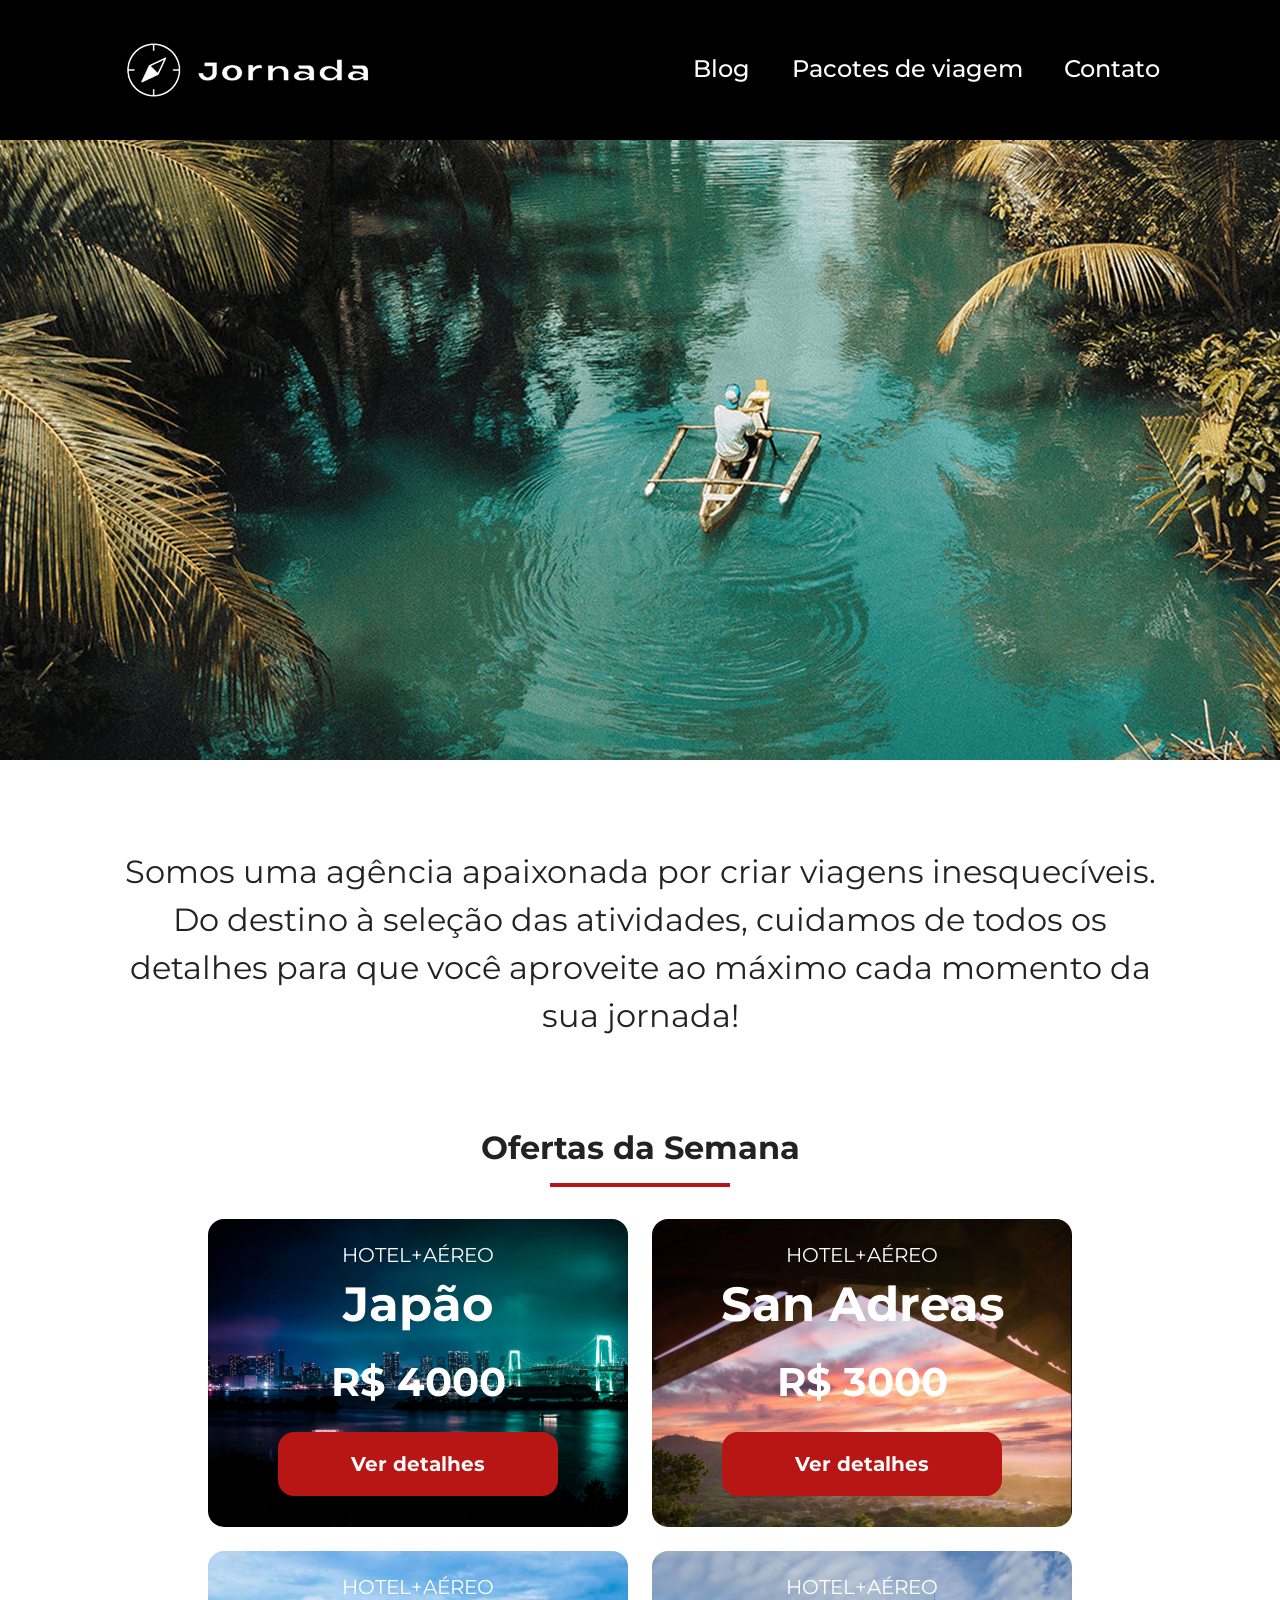
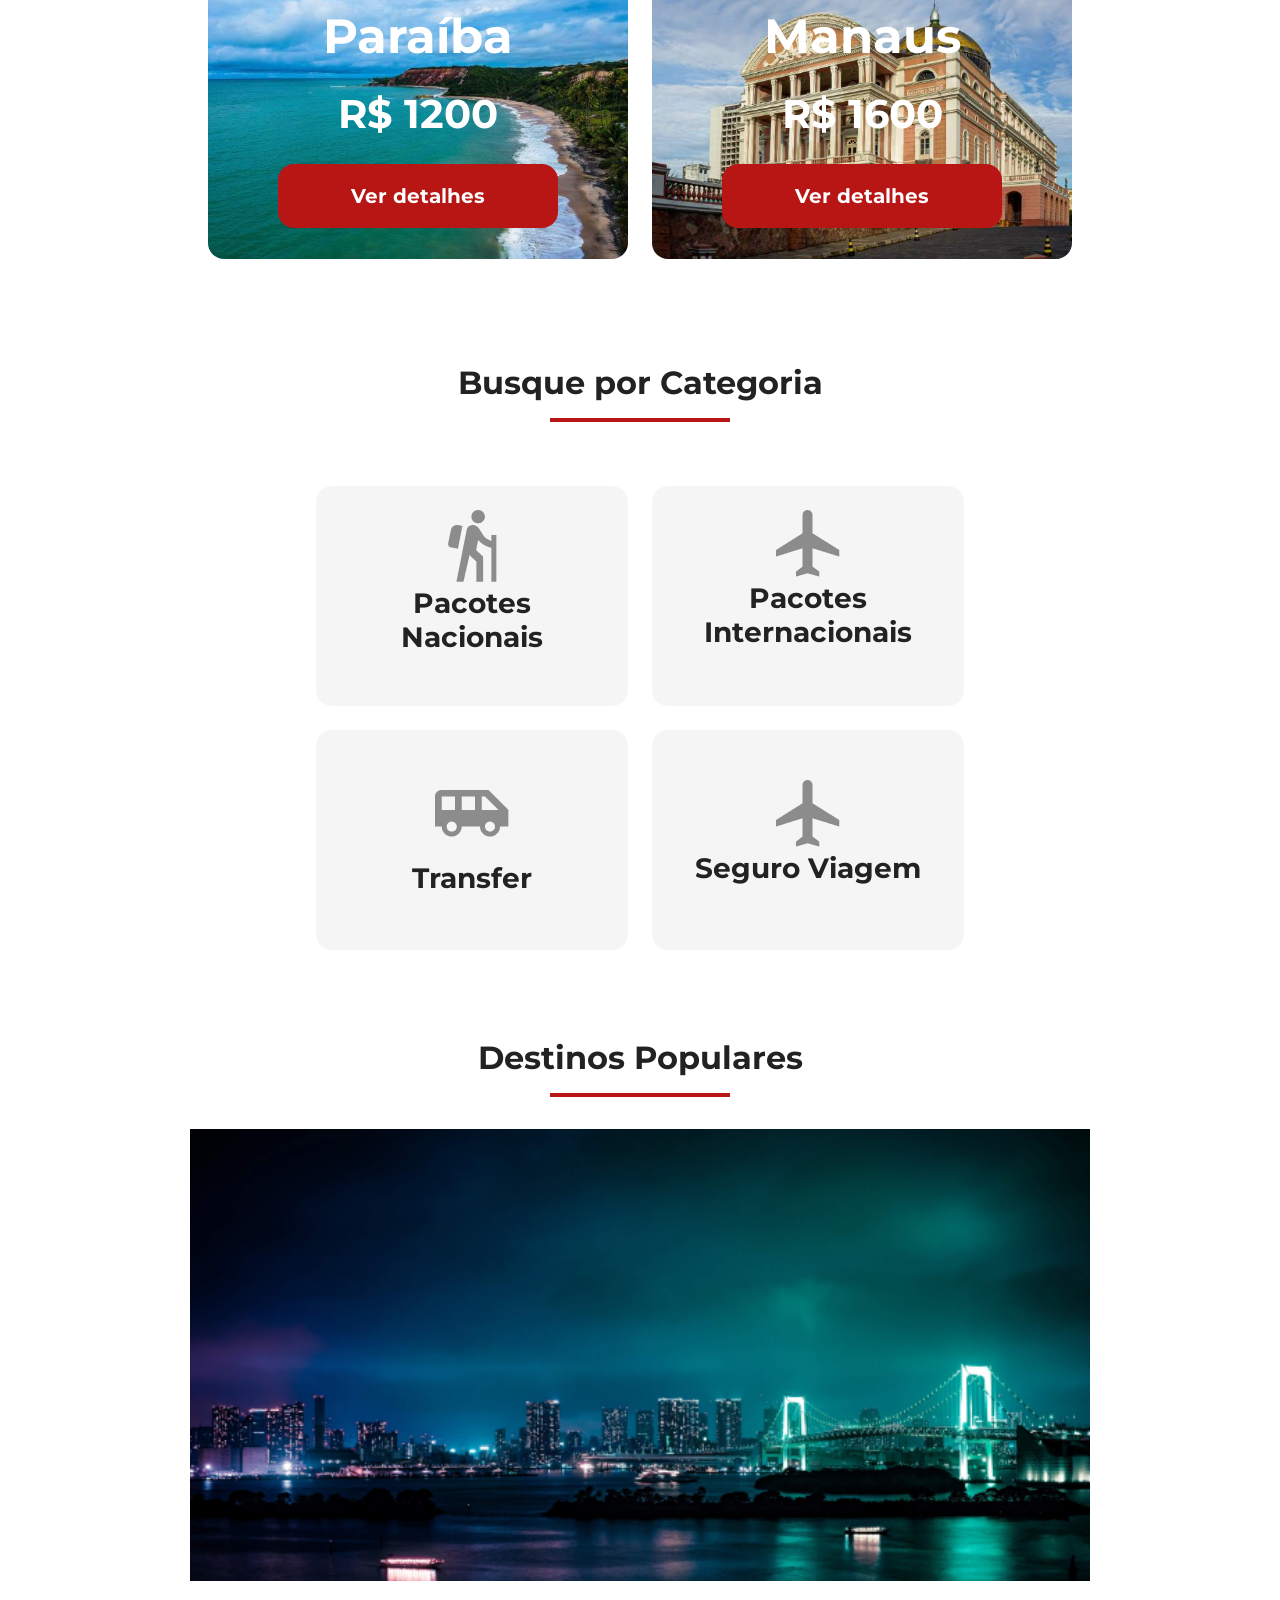
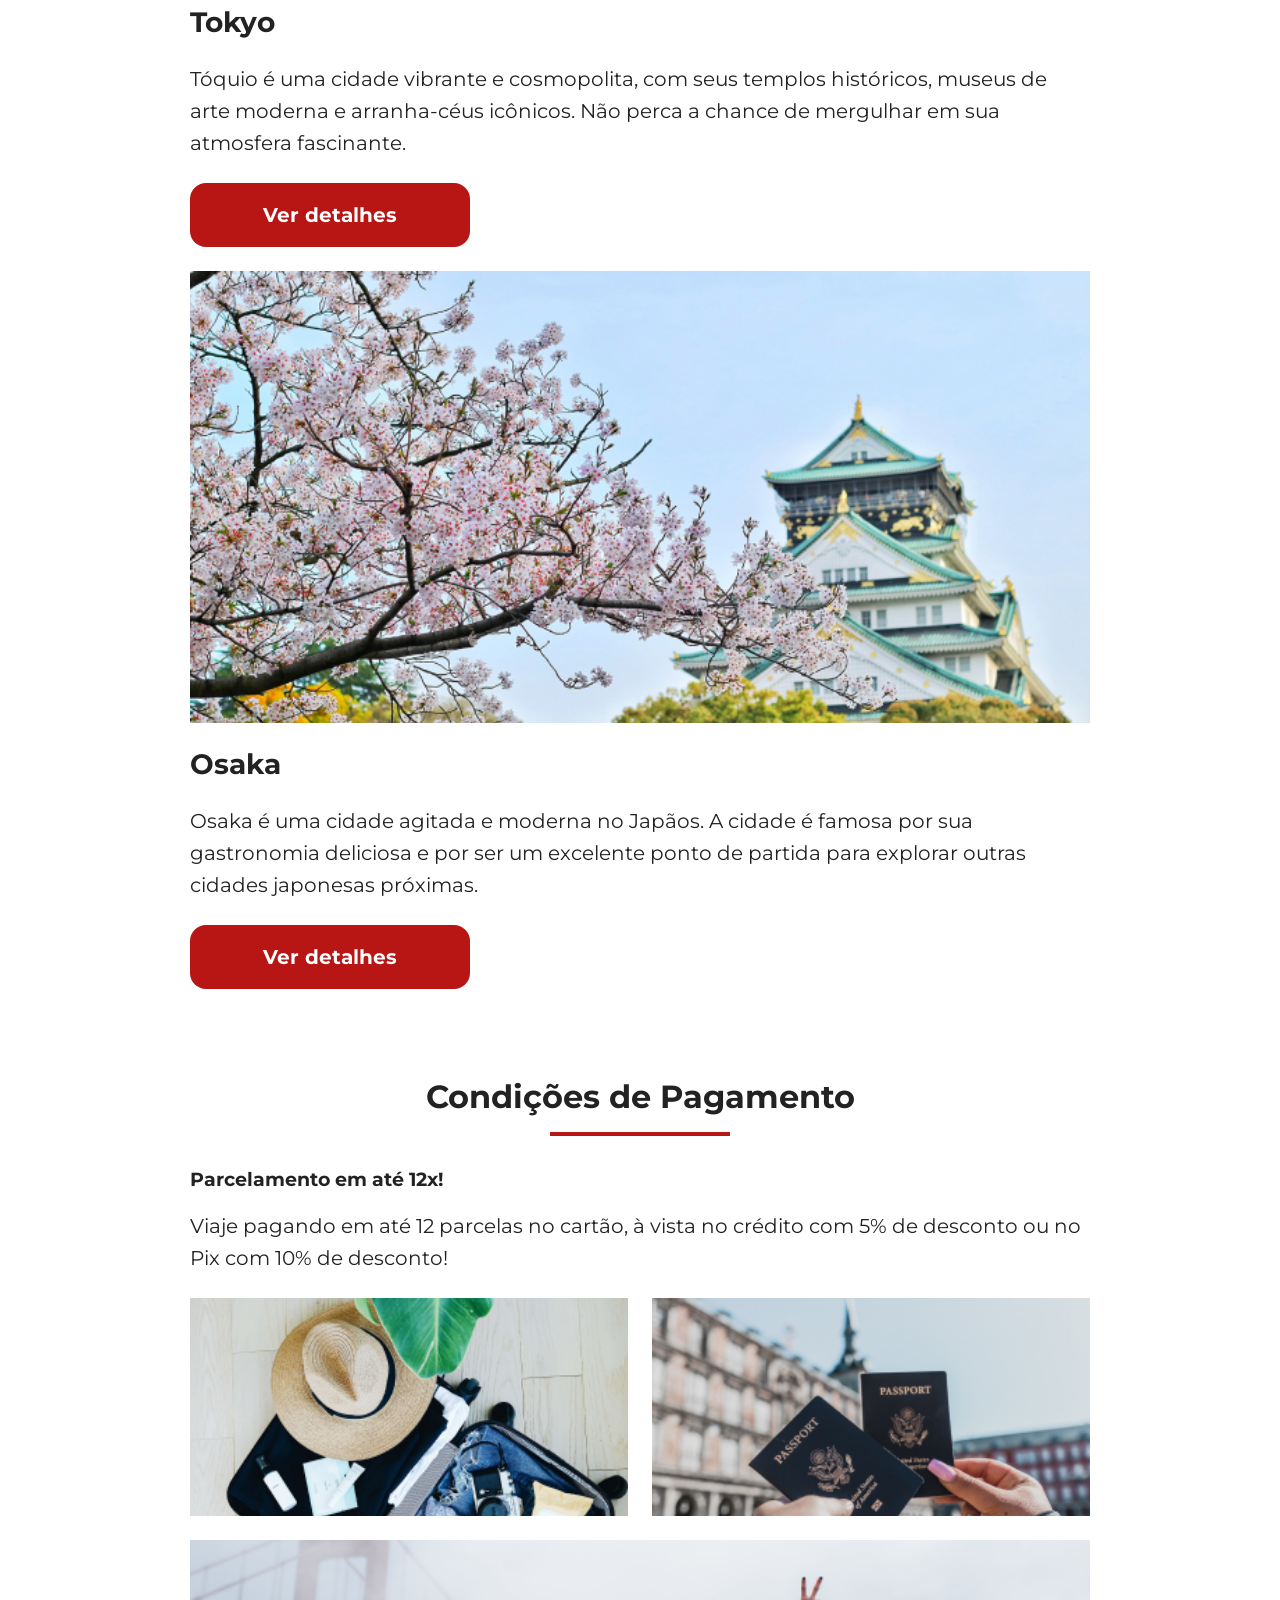
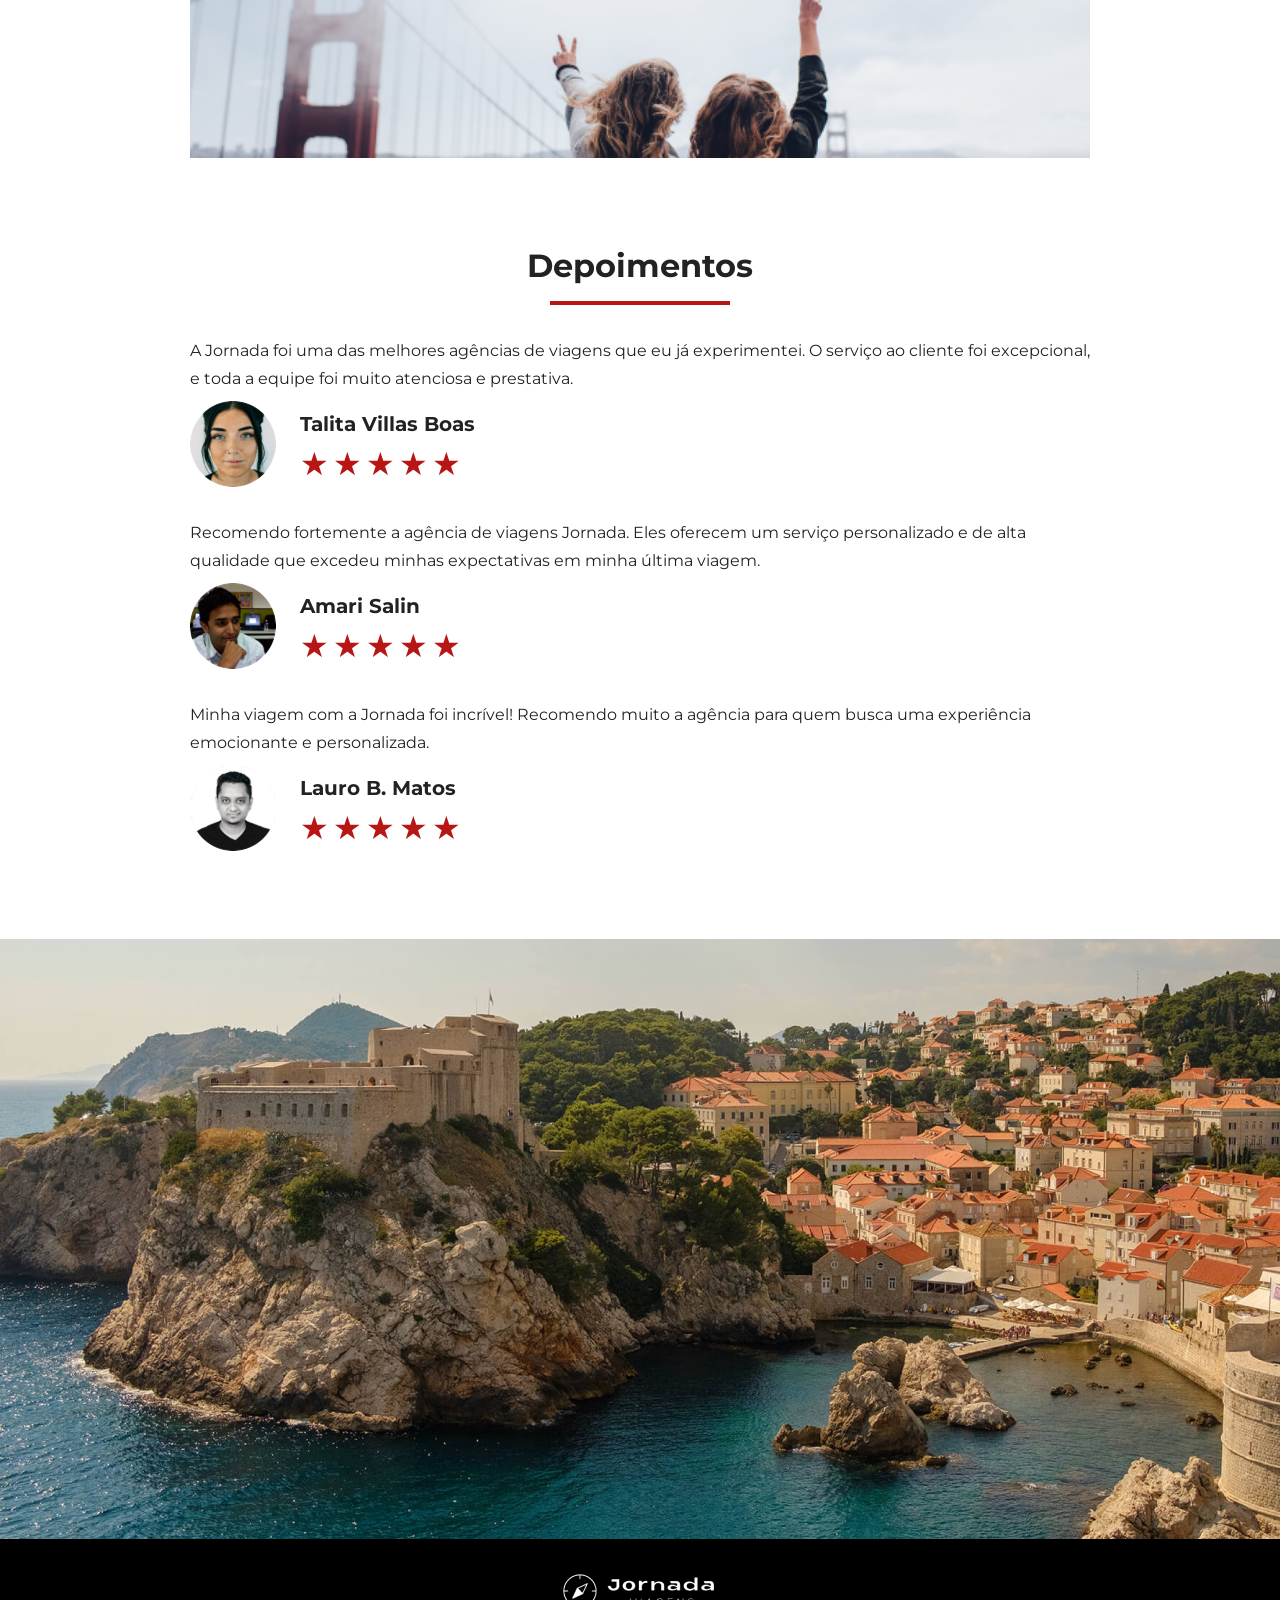
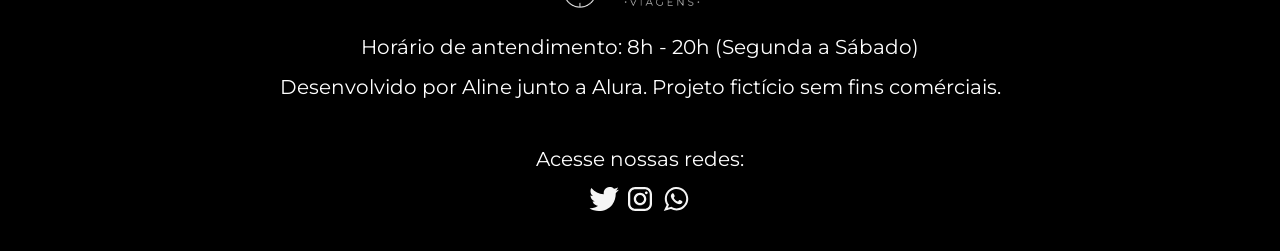
<file: index.html>
<!DOCTYPE html>
<html lang="pt-br">

<head>
  <meta charset="UTF-8">
  <meta name="viewport" content="width=device-width, initial-scale=1.0">
  <meta name="description" content="Jornada Viagens, uma agência apaixonada por criar viagens inesquecíveis">

  <meta name="og:title" content="Jornada Viagens">
  <meta name="og:description" content="Jornada Viagens, uma agência apaixonada por criar viagens inesquecíveis">
  <meta name="og:image" content="https://alinunesf.github.io/jornada-viagens/img/logo-footer.png">
  <meta name="og:type" content="website">
  <meta name="og:url" content="https://alinunesf.github.io/jornada-viagens">

  <link rel="shortcut icon" href="favico.png" type="image/x-icon">
  <link rel="stylesheet" href="./css/style.css">
  <title>Jornada Viagens</title>
</head>

<body>
  <header class="main-header">
    <a class="logo" href="index.html" title="Voltar para a página inicial">
      <img class="img-mobile" src="img/bussola-jornada-branca.png" alt="Bussola do logo Jornada Viagens na cor branca">

      <img class="img-desktop" src="img/bussola-texto-jornada-branco.png" alt="Logo Jornada Viagens na cor branca">
    </a>
    <div class="navigation-menu">
      <label for="menu">
        <img src="img/menu.png" alt="menu">
      </label>
      <input type="checkbox" id="menu" hidden>
      <nav>
        <ul class="list-links">
          <li><a href="blog-da-jornada.html" target="_blank" title="Acessar Blog">Blog</a></li>
          <li><a href="pacotes-de-viagens.html" target="_blank" title="Acessar Pacotes de viagem">Pacotes de viagem</a>
          </li>
          <li><a href="contato.html" target="_blank" title="Acessar Contato">Contato</a></li>
        </ul>
      </nav>
    </div>
  </header>

  <section class="hero">
    <div class="hero-img"></div>
    <h2>Somos uma agência apaixonada por criar viagens inesquecíveis. Do destino à seleção das atividades, cuidamos de
      todos os detalhes para que você aproveite ao máximo cada momento da sua jornada!
    </h2>
  </section>

  <section class="offers">
    <div class="section-title">
      <h2>Ofertas da Semana</h2>
      <hr>
    </div>

    <div class="offers-cards">
      <article class="card japao">
        <header>
          <p>HOTEL+AÉREO</p>
          <h3>
            Japão <br>
            <span>R$ 4000</span>
          </h3>
        </header>
        <footer>
          <a href="#" class="button">Ver detalhes</a>
        </footer>
      </article>

      <article class="card san-andreas">
        <header>
          <p>HOTEL+AÉREO</p>
          <h3>
            San Adreas <br>
            <span>R$ 3000</span>
          </h3>
        </header>
        <footer>
          <a href="#" class="button">Ver detalhes</a>
        </footer>
      </article>

      <article class="card paraiba">
        <header>
          <p>HOTEL+AÉREO</p>
          <h3>
            Paraíba <br>
            <span>R$ 1200</span>
          </h3>
        </header>
        <footer>
          <a href="#" class="button">Ver detalhes</a>
        </footer>
      </article>

      <article class="card manaus">
        <header>
          <p>HOTEL+AÉREO</p>
          <h3>
            Manaus <br>
            <span>R$ 1600</span>
          </h3>
        </header>
        <footer>
          <a href="#" class="button">Ver detalhes</a>
        </footer>
      </article>
    </div>
  </section>

  <section class="categories">
    <div class="section-title">
      <h2>Busque por Categoria</h2>
      <hr>
    </div>

    <div class="categories-cards">
      <a class="card" href="#" target="_blank" title="Busque pela categoria Pacotes Nacionais">
        <img src="img/icone-caminhada.png" alt="icone cinza representando uma pessoa fazendo tracking">
        <h3 class="content-title">Pacotes <br>
          Nacionais
        </h3>
      </a>

      <a class="card" href="#" target="_blank" title="Busque pela categoria Pacotes Internacionais">
        <img src="img/icone-aviao.png" alt="icone cinza representando um avião">
        <h3 class="content-title">Pacotes <br>
          Internacionais
        </h3>
      </a>

      <a class="card single-line transfer" href="#" target="_blank" title="Busque pela categoria Transfer">
        <img src="img/icone-onibus.png" alt="ícone cinza representando um ônibus">
        <h3 class="content-title">Transfer</h3>
      </a>
      <a class="card single-line" href="#" target="_blank" title="Busque pela categoria seguro viagem">
        <img src="img/icone-aviao.png" alt="icone cinza representando um planeta">
        <h3 class="content-title">Seguro Viagem</h3>
      </a>
    </div>
  </section>

  <section class="destinations">
    <div class="section-title">
      <h2>Destinos Populares</h2>
      <hr>
    </div>

    <div class="destination-items">
      <article class="item tokyo">
        <header>
          <div class="img-item"></div>
          <h3 class="content-title">Tokyo</h3>
        </header>
        <p class="content-text">Tóquio é uma cidade vibrante e cosmopolita, com seus templos históricos, museus de arte
          moderna e arranha-céus icônicos. Não perca a chance de mergulhar em sua atmosfera fascinante.</p>
        <footer>
          <a href="#" class="button" target="_blank" title="Veja mais detalhes do destino Tokyo">Ver detalhes
          </a>
        </footer>
      </article>

      <article class="item osaka">
        <header>
          <div class="img-item"></div>
          <h3 class="content-title">Osaka</h3>
        </header>
        <p class="content-text">
          Osaka é uma cidade agitada e moderna no Japãos. A cidade é famosa por sua gastronomia deliciosa e por ser um
          excelente ponto de partida para explorar outras cidades japonesas próximas.
        </p>
        <footer>
          <a href="#" class="button" target="_blank" title="Veja mais detalhes do destino Osaka">Ver detalhes</a>
        </footer>
      </article>
    </div>
  </section>

  <section class="payments">
    <div class="section-title">
      <h2>Condições de Pagamento</h2>
      <hr>
    </div>
    <div class="content-container">
      <div class="text-content">
        <h3>Parcelamento em até 12x!</h3>
        <p class="content-text">
          Viaje pagando em até 12 parcelas no cartão, à vista no crédito com 5% de desconto ou no Pix com 10% de
          desconto! </p>
      </div>
      <div class="image-gallery">
        <div class="image first"></div>
        <div class="image second"></div>
        <div class="image third colspan-2"></div>
      </div>
    </div>
  </section>

  <section class="testimonial">
    <div class="section-title">
      <h2>Depoimentos</h2>
      <hr>
    </div>

    <div class="testimonial-container">
      <article>
        <header>
          <p>
            A Jornada foi uma das melhores agências de viagens que eu já experimentei. O serviço ao cliente foi
            excepcional, e toda a equipe foi muito atenciosa e prestativa.
          </p>
        </header>
        <footer>
          <img src="img/avatar-talita.png" alt="Imagem de perfil da cliente Talita Villas Boas">
          <div class="profile-content">
            <h3>Talita Villas Boas</h3>
            <div class="rating">
              <span class="star">★</span>
              <span class="star">★</span>
              <span class="star">★</span>
              <span class="star">★</span>
              <span class="star">★</span>
            </div>
          </div>
        </footer>
      </article>

      <article>
        <header>
          <p>
            Recomendo fortemente a agência de viagens Jornada. Eles oferecem um serviço personalizado e de alta
            qualidade que excedeu minhas expectativas em minha última viagem.
          </p>
        </header>
        <footer>
          <img src="img/avatar-amari.png" alt="Imagem de perfil do cliente Amari Salin">
          <div class="profile-content">
            <h3>Amari Salin</h3>
            <div class="rating">
              <span class="star">★</span>
              <span class="star">★</span>
              <span class="star">★</span>
              <span class="star">★</span>
              <span class="star">★</span>
            </div>
          </div>
        </footer>
      </article>

      <article>
        <header>
          <p>
            Minha viagem com a Jornada foi incrível! Recomendo muito a agência para quem busca uma experiência
            emocionante e personalizada.
          </p>
        </header>
        <footer>
          <img src="img/avatar-lauro.png" alt="Imagem de perfil do cliente Lauro B. Matos">
          <div class="profile-content">
            <h3>Lauro B. Matos</h3>
            <div class="rating">
              <span class="star">★</span>
              <span class="star">★</span>
              <span class="star">★</span>
              <span class="star">★</span>
              <span class="star">★</span>
            </div>
          </div>
        </footer>
      </article>
    </div>
  </section>

  <section class="bottom-hero">
    <div class="hero-img"></div>
  </section>
  <footer class="main-footer">
    <div class="footer-content">
      <img src="img/logo-footer.png" alt="Logo completo Jornada Viagens">
      <p>Horário de antendimento: 8h - 20h (Segunda a Sábado)</p>
      <p>Desenvolvido por Aline junto a Alura. Projeto fictício sem fins comérciais.</p>
    </div>

    <div class="footer-social">
      <p>Acesse nossas redes:</p>

      <a href="#" target="_blank" title="Acesse o Twitter do Jornada Viagens"><img src="img/icone-twitter.svg"
          alt="icone do Twitter na cor branca"></a>

      <a href="#" target="_blank" title="Acesse o Instagram do Jornada Viagens"><img src="img/icone-instagram.svg"
          alt="icone do Instagram na cor branca"></a>

      <a href="#" target="_blank" title="Entre em contato através do whatsapp"><img src="img/icone-whatsapp.svg"
          alt="icone do whatsapp na cor branca"></a>
    </div>
  </footer>
</body>

</html>
</file>
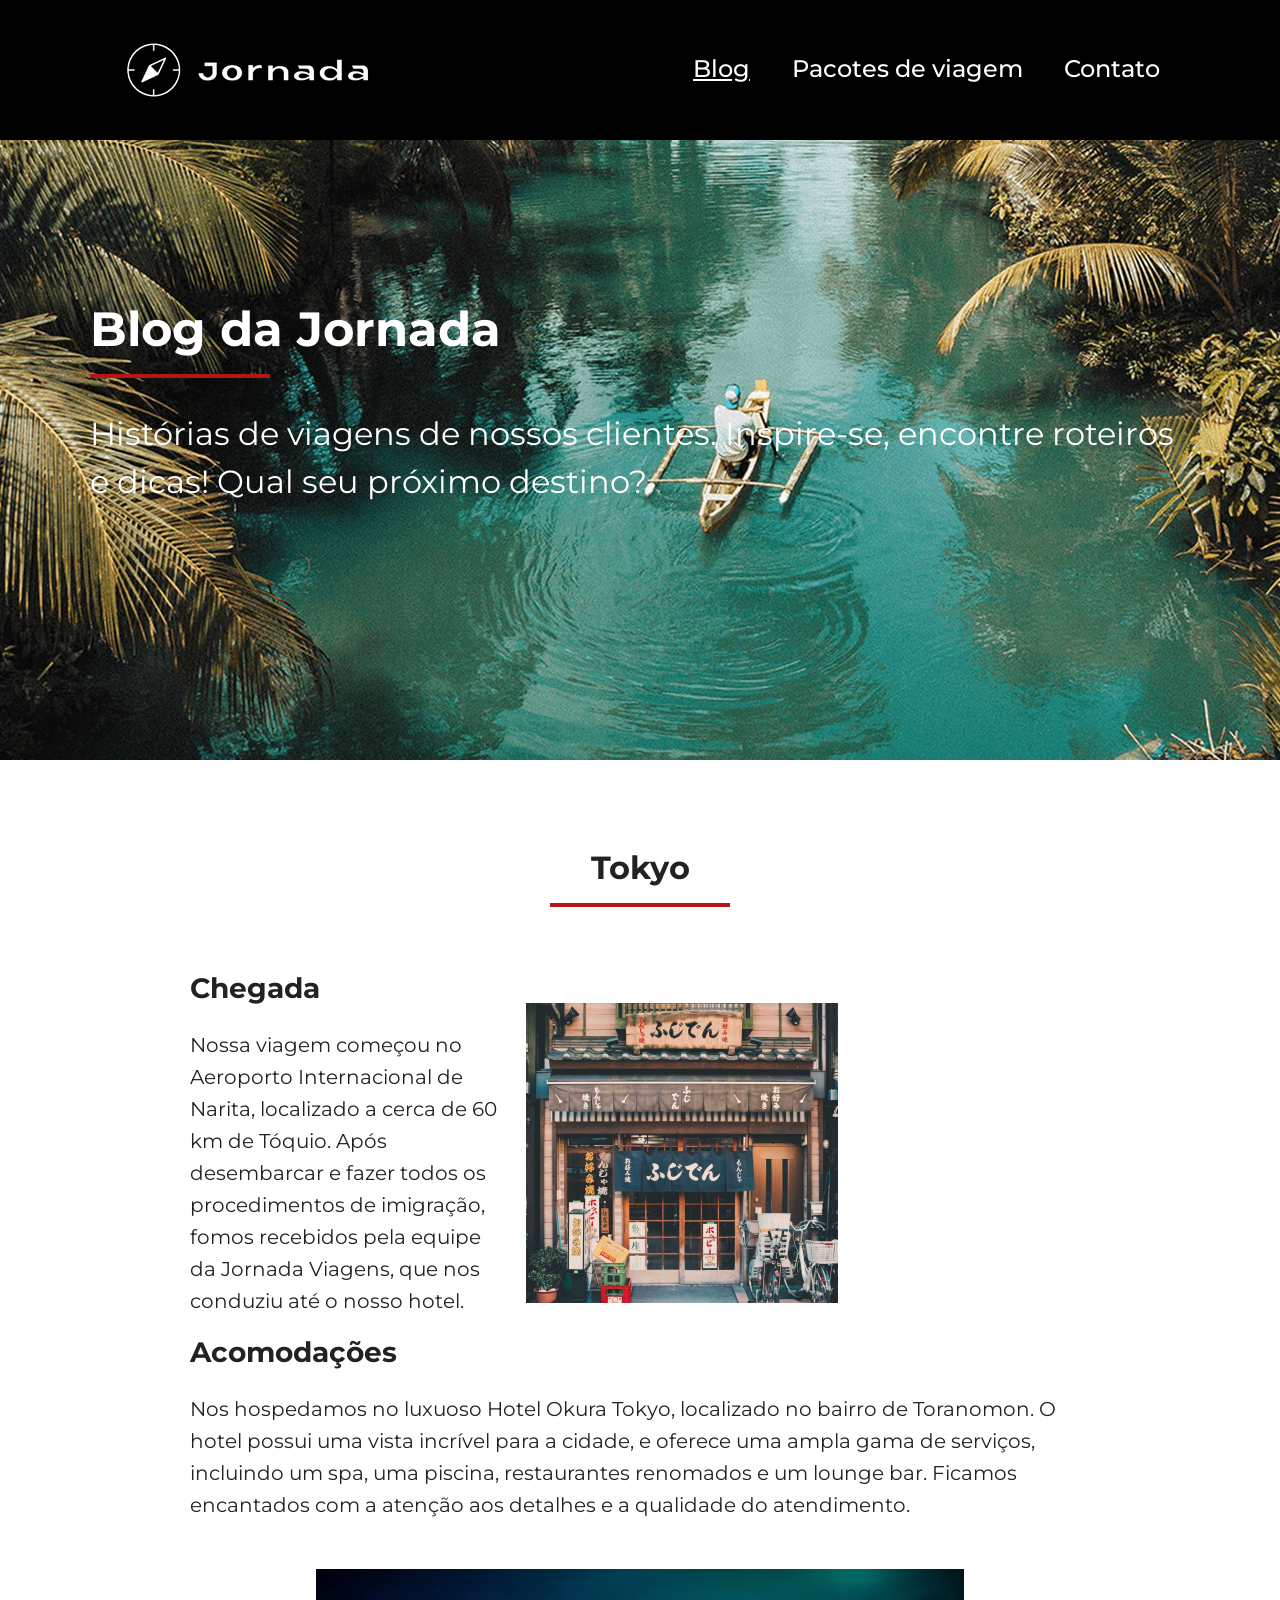
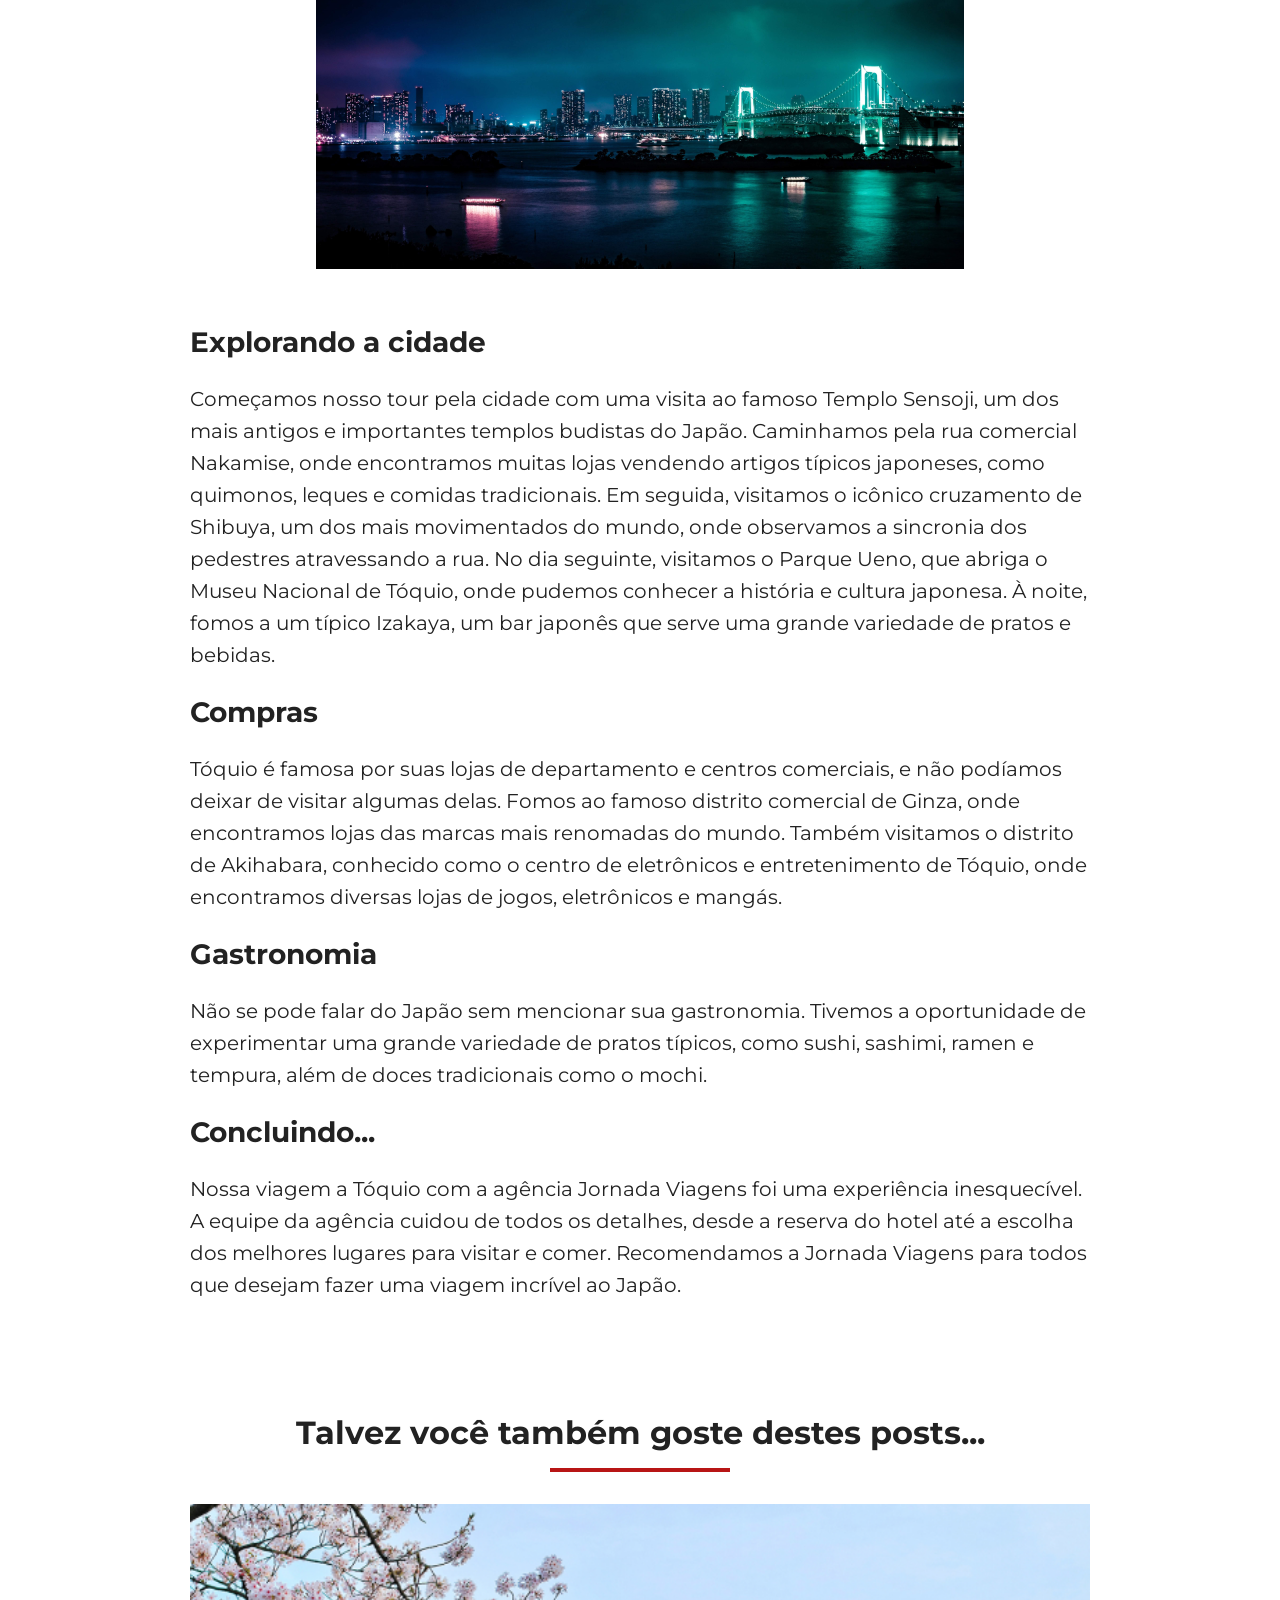
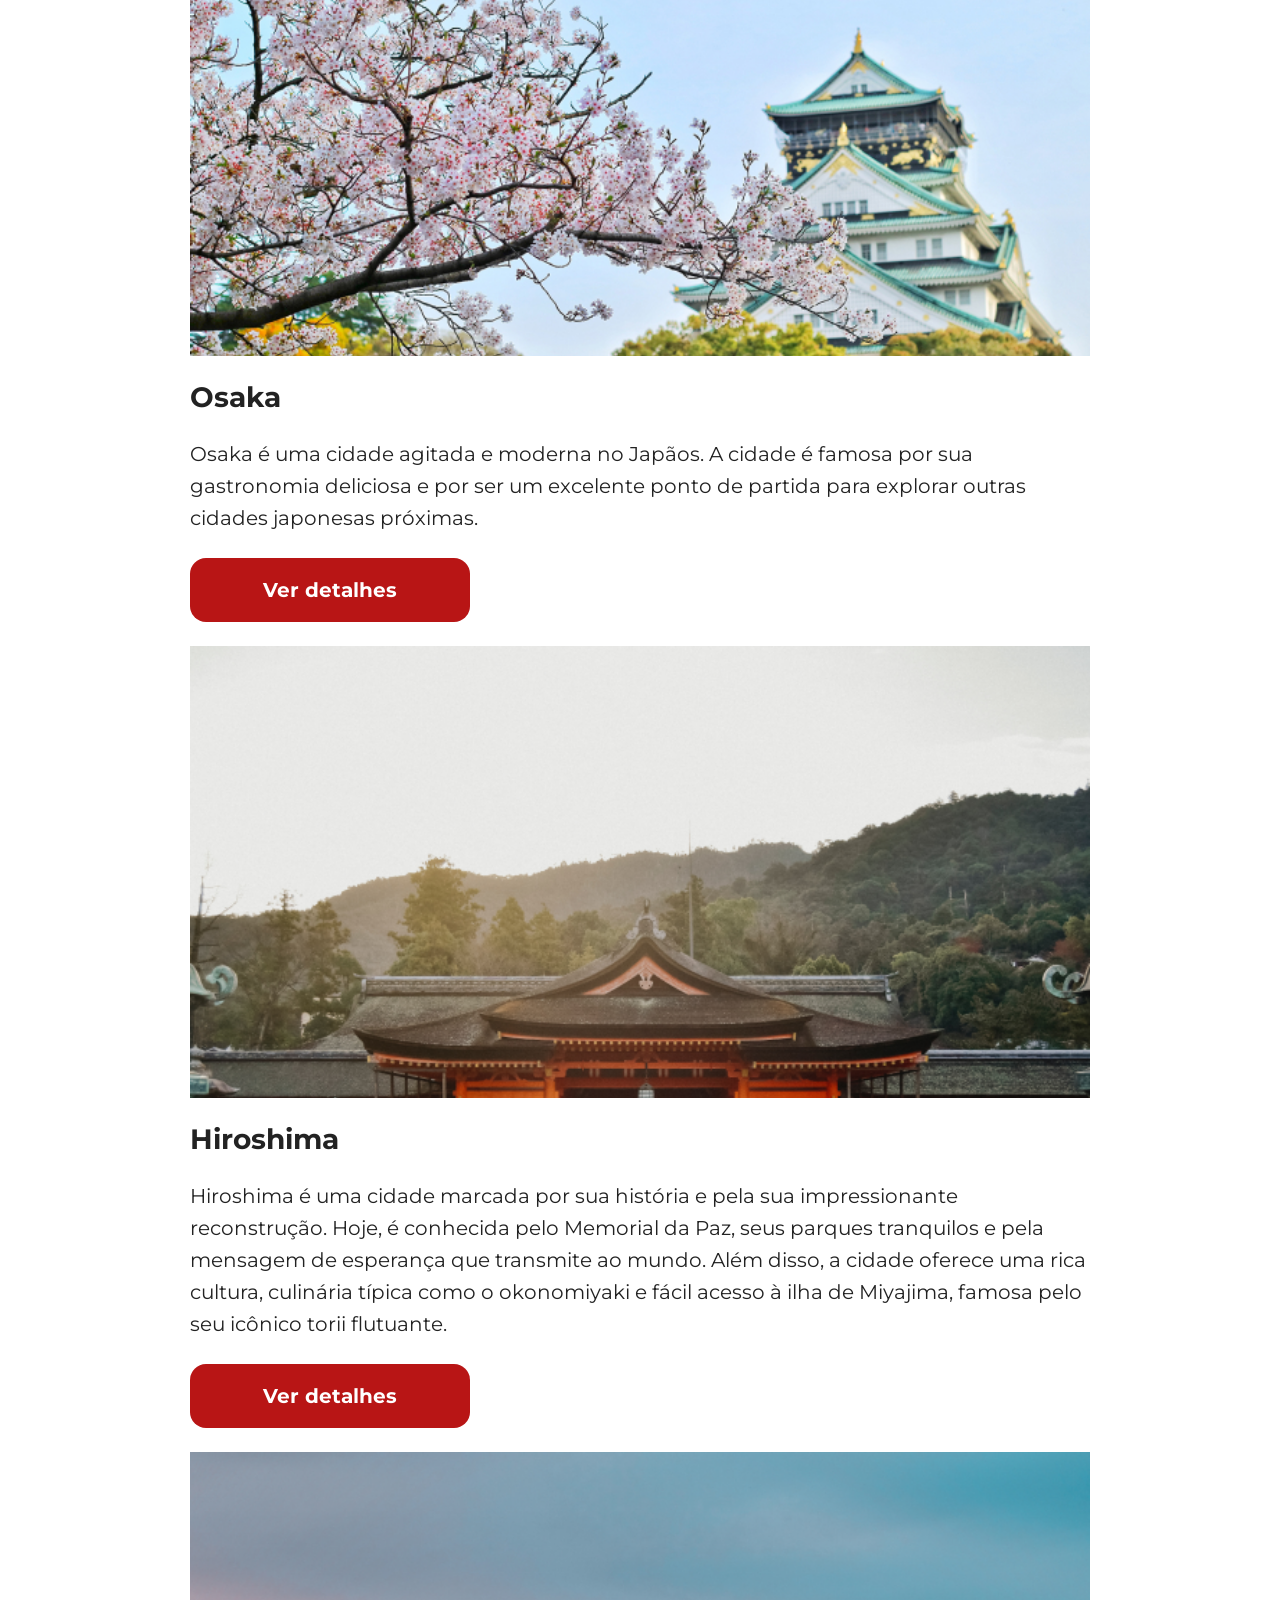
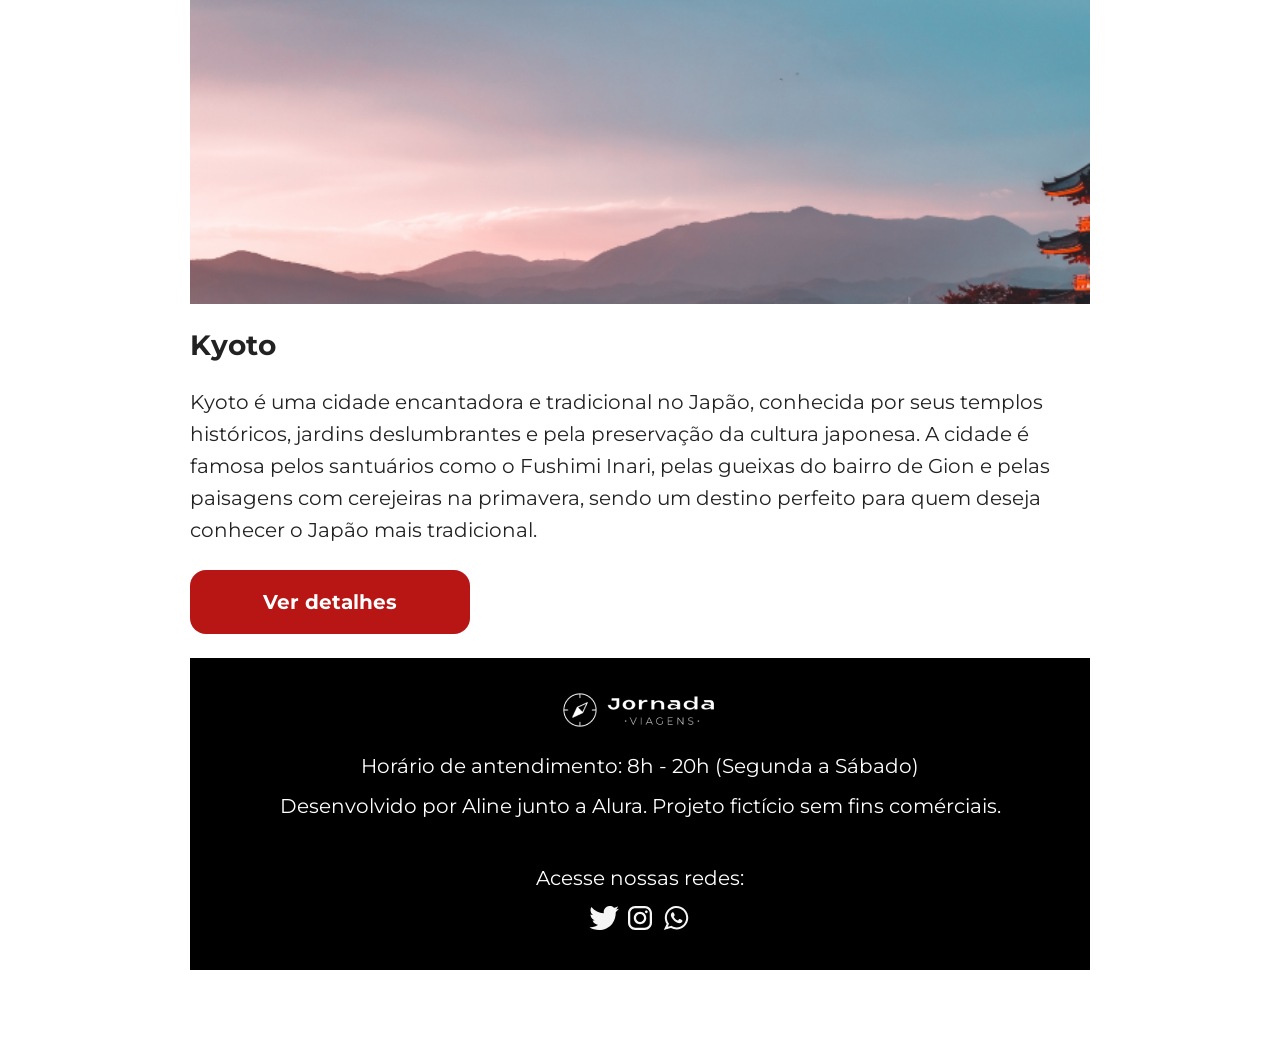
<file: blog-da-jornada.html>
<!DOCTYPE html>
<html lang="pt-br">

<head>
  <meta charset="UTF-8">
  <meta name="viewport" content="width=device-width, initial-scale=1.0">
  <meta name="description" content="Jornada Viagens, uma agência apaixonada por criar viagens inesquecíveis">

  <meta name="og:title" content="Jornada Viagens">
  <meta name="og:description" content="Jornada Viagens, uma agência apaixonada por criar viagens inesquecíveis">
  <meta name="og:image" content="https://alinunesf.github.io/jornada-viagens/img/logo-footer.png">
  <meta name="og:type" content="website">
  <meta name="og:url" content="https://alinunesf.github.io/jornada-viagens">

  <link rel="shortcut icon" href="favico.png" type="image/x-icon">
  <link rel="stylesheet" href="./css/style.css">
  <title>Jornada Viagens</title>
</head>

<body>
  <header class="main-header">
    <a class="logo" href="index.html" title="voltar para a página inicial">
      <img class="img-mobile" src="img/bussola-jornada-branca.png"
        alt="Bussola do logo Jornada Viagens na cor branca" />
      <img class="img-desktop" src="img/bussola-texto-jornada-branco.png" alt="Logo Jornada Viagens na cor branca" />
    </a>
    <div class="navigation-menu">
      <label for="menu">
        <img src="img/menu.png" alt="menu" />
      </label>
      <input type="checkbox" id="menu" hidden />
      <nav>
        <ul class="list-links">
          <li>
            <a class="active" href="blog.html" target="_blank" title="Acessar Blog">Blog</a>
          </li>
          <li>
            <a href="pacotes-de-viagens.html" target="_blank" title="Acessar Pacotes de viagem">Pacotes de viagem</a>
          </li>
          <li>
            <a href="contato.html" target="_blank" title="Acessar Contato">Contato</a>
          </li>
        </ul>
      </nav>
    </div>
  </header>

  <section class="blog hero">
    <div class="hero-img">
      <div class="hero-content">
        <h1>Blog da Jornada</h1>
        <hr />
        <p>
          Histórias de viagens de nossos clientes. Inspire-se, encontre roteiros e dicas! Qual seu próximo destino?
        </p>
      </div>
    </div>
  </section>

  <section class="blog story">
    <div class="section-title">
      <h2>Tokyo</h2>
      <hr>
    </div>

    <div class="story-items">
      <article class="item arrival">
        <div class="text-wrapper">
          <header>
            <h3 class="content-title">Chegada</h3>
          </header>
          <p class="content-text">
            Nossa viagem começou no Aeroporto Internacional de Narita, localizado a cerca de 60 km de Tóquio. Após
            desembarcar e fazer todos os procedimentos de imigração, fomos recebidos pela equipe da Jornada Viagens, que
            nos conduziu até o nosso hotel.
          </p>
        </div>
        <footer>
          <div class="img-item"></div>
        </footer>
      </article>

      <article class="item acomodation">
        <header>
          <h3 class="content-title">Acomodações</h3>
        </header>
        <p class="content-text">
          Nos hospedamos no luxuoso Hotel Okura Tokyo, localizado no bairro de Toranomon. O hotel possui uma vista
          incrível para a cidade, e oferece uma ampla gama de serviços, incluindo um spa, uma piscina, restaurantes
          renomados e um lounge bar. Ficamos encantados com a atenção aos detalhes e a qualidade do atendimento.
        </p>
        <footer>
          <div class="img-item"></div>
        </footer>
      </article>

      <article class="item exploring">
        <header>
          <h3 class="content-title">Explorando a cidade</h3>
        </header>
        <p class="content-text">
          Começamos nosso tour pela cidade com uma visita ao famoso Templo Sensoji, um dos mais antigos e importantes
          templos budistas do Japão. Caminhamos pela rua comercial Nakamise, onde encontramos muitas lojas vendendo
          artigos típicos japoneses, como quimonos, leques e comidas tradicionais.
          Em seguida, visitamos o icônico cruzamento de Shibuya, um dos mais movimentados do mundo, onde observamos a
          sincronia dos pedestres atravessando a rua.
          No dia seguinte, visitamos o Parque Ueno, que abriga o Museu Nacional de Tóquio, onde pudemos conhecer a
          história e cultura japonesa. À noite, fomos a um típico Izakaya, um bar japonês que serve uma grande
          variedade de pratos e bebidas.
        </p>
      </article>

      <article class="item shopping">
        <header>
          <h3 class="content-title">Compras </h3>
        </header>
        <p class="content-text">
          Tóquio é famosa por suas lojas de departamento e centros comerciais, e não podíamos deixar de visitar
          algumas delas. Fomos ao famoso distrito comercial de Ginza, onde encontramos lojas das marcas mais renomadas
          do mundo.
          Também visitamos o distrito de Akihabara, conhecido como o centro de eletrônicos e entretenimento de Tóquio,
          onde encontramos diversas lojas de jogos, eletrônicos e mangás.
        </p>
      </article>

      <article class="item gastronomy">
        <header>
          <h3 class="content-title">Gastronomia</h3>
        </header>
        <p class="content-text">
          Não se pode falar do Japão sem mencionar sua gastronomia. Tivemos a oportunidade de experimentar uma grande
          variedade de pratos típicos, como sushi, sashimi, ramen e tempura, além de doces tradicionais como o mochi.
        </p>
      </article>

      <article class="item finishing">
        <header>
          <h3 class="content-title">Concluindo...</h3>
        </header>
        <p class="content-text">
          Nossa viagem a Tóquio com a agência Jornada Viagens foi uma experiência inesquecível. A equipe da agência
          cuidou de todos os detalhes, desde a reserva do hotel até a escolha dos melhores lugares para visitar e comer.
          Recomendamos a Jornada Viagens para todos que desejam fazer uma viagem incrível ao Japão.
        </p>
      </article>
    </div>
  </section>

  <section class="more-locations destinations">
    <div class="section-title">
      <h2>Talvez você também goste destes posts...</h2>
      <hr>
    </div>

    <div class="destination-items">
      <article class="item osaka">
        <header>
          <div class="img-item"></div>
          <h3 class="content-title">Osaka</h3>
        </header>
        <p class="content-text">
          Osaka é uma cidade agitada e moderna no Japãos. A cidade é famosa por sua gastronomia deliciosa e por ser um
          excelente ponto de partida para explorar outras cidades japonesas próximas.
        </p>
        <footer>
          <a href="#" class="button" target="_blank" title="Veja mais detalhes do destino Osaka">Ver detalhes</a>
        </footer>
      </article>

      <article class="item hiroshima">
        <header>
          <div class="img-item"></div>
          <h3 class="content-title">Hiroshima</h3>
        </header>
        <p class="content-text">Hiroshima é uma cidade marcada por sua história e pela sua impressionante reconstrução.
          Hoje, é conhecida pelo Memorial da Paz, seus parques tranquilos e pela mensagem de esperança que transmite ao
          mundo. Além disso, a cidade oferece uma rica cultura, culinária típica como o okonomiyaki e fácil acesso à
          ilha de Miyajima, famosa pelo seu icônico torii flutuante.</p>
        <footer>
          <a href="#" class="button" target="_blank" title="Veja mais detalhes do destino Hiroshima">Ver detalhes
          </a>
        </footer>
      </article>
      <article class="item kyoto">
        <header>
          <div class="img-item"></div>
          <h3 class="content-title">Kyoto</h3>
        </header>
        <p class="content-text">Kyoto é uma cidade encantadora e tradicional no Japão, conhecida por seus templos
          históricos, jardins deslumbrantes e pela preservação da cultura japonesa. A cidade é famosa pelos santuários
          como o Fushimi Inari, pelas gueixas do bairro de Gion e pelas paisagens com cerejeiras na primavera, sendo um
          destino perfeito para quem deseja conhecer o Japão mais tradicional.</p>
        <footer>
          <a href="#" class="button" target="_blank" title="Veja mais detalhes do destino Kyoto">Ver detalhes
          </a>
        </footer>
      </article>

      <footer class="main-footer">
        <div class="footer-content">
          <img src="img/logo-footer.png" alt="Logo completo Jornada Viagens">
          <p>Horário de antendimento: 8h - 20h (Segunda a Sábado)</p>
          <p>Desenvolvido por Aline junto a Alura. Projeto fictício sem fins comérciais.</p>
        </div>

        <div class="footer-social">
          <p>Acesse nossas redes:</p>

          <a href="#" target="_blank" title="Acesse o Twitter do Jornada Viagens"><img src="img/icone-twitter.svg"
              alt="icone do Twitter na cor branca"></a>

          <a href="#" target="_blank" title="Acesse o Instagram do Jornada Viagens"><img src="img/icone-instagram.svg"
              alt="icone do Instagram na cor branca"></a>

          <a href="#" target="_blank" title="Entre em contato através do whatsapp"><img src="img/icone-whatsapp.svg"
              alt="icone do whatsapp na cor branca"></a>
        </div>
      </footer>

</body>

</html>
</file>
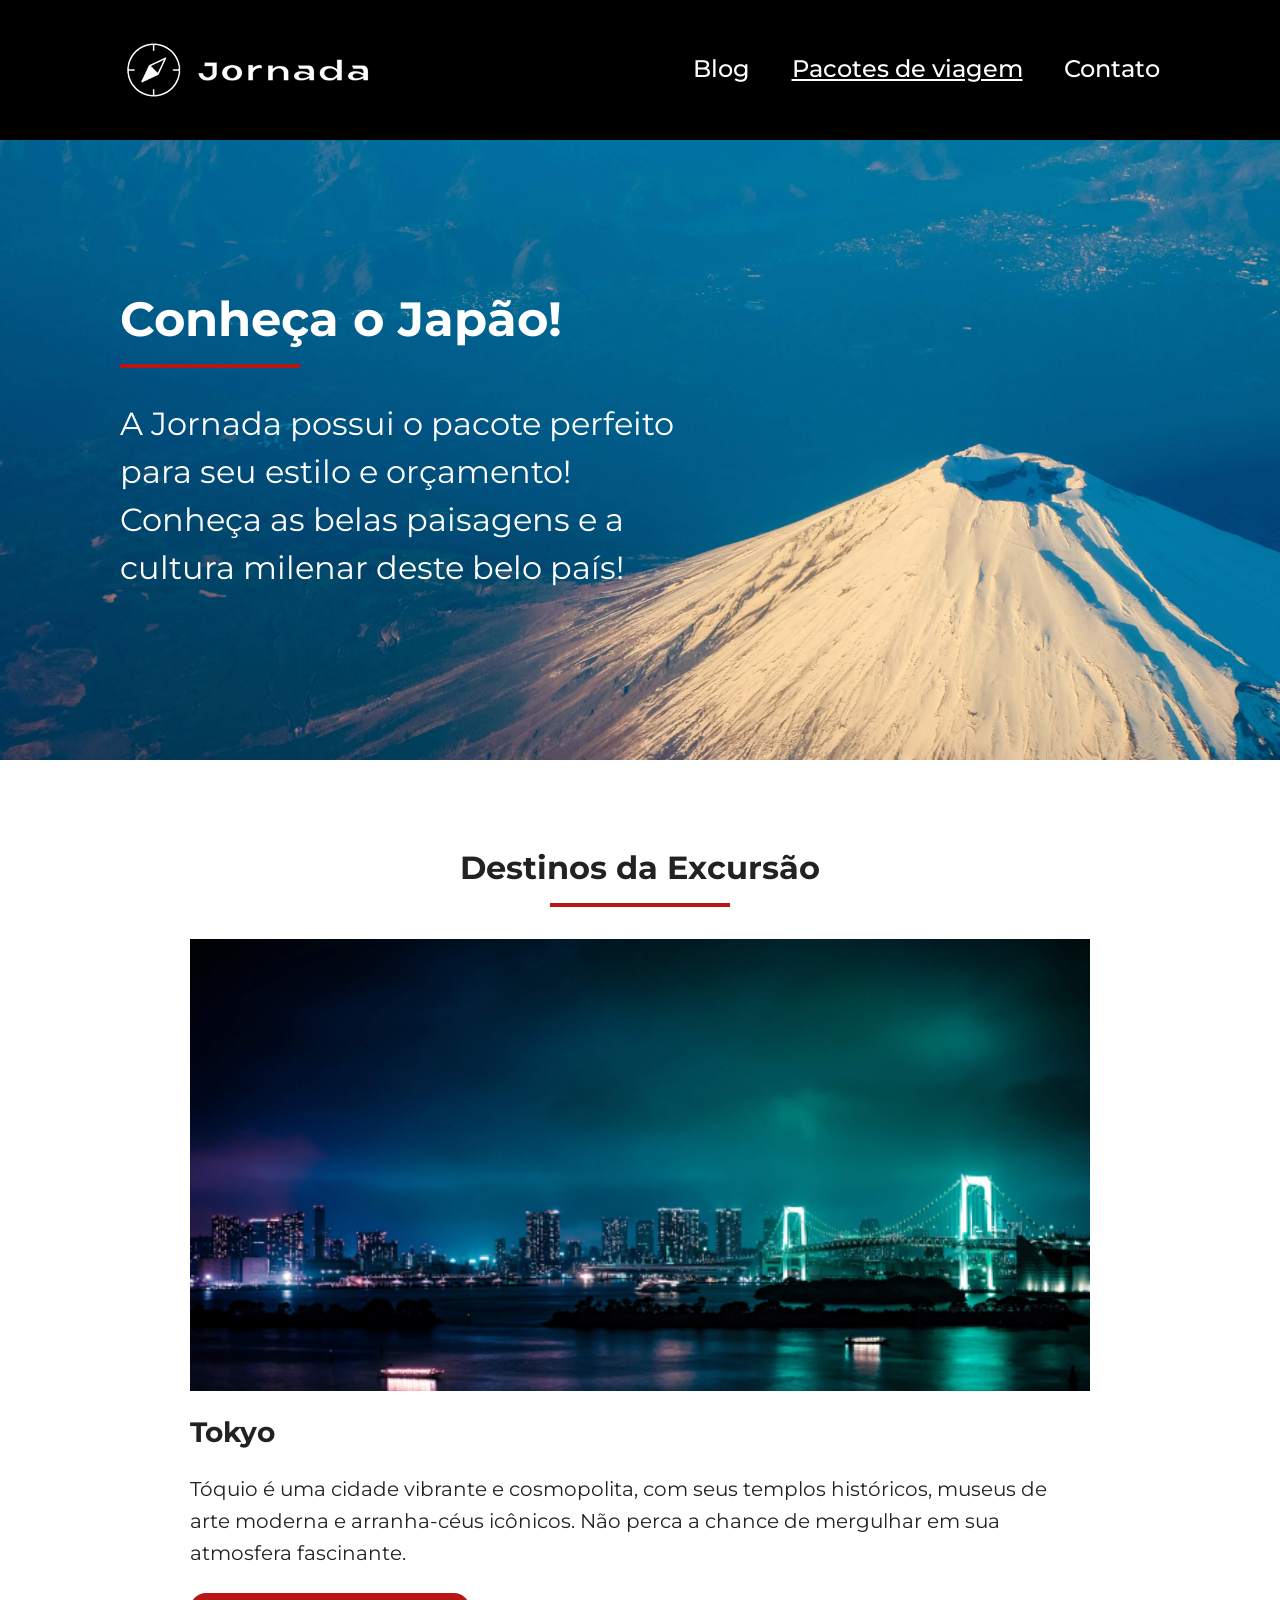
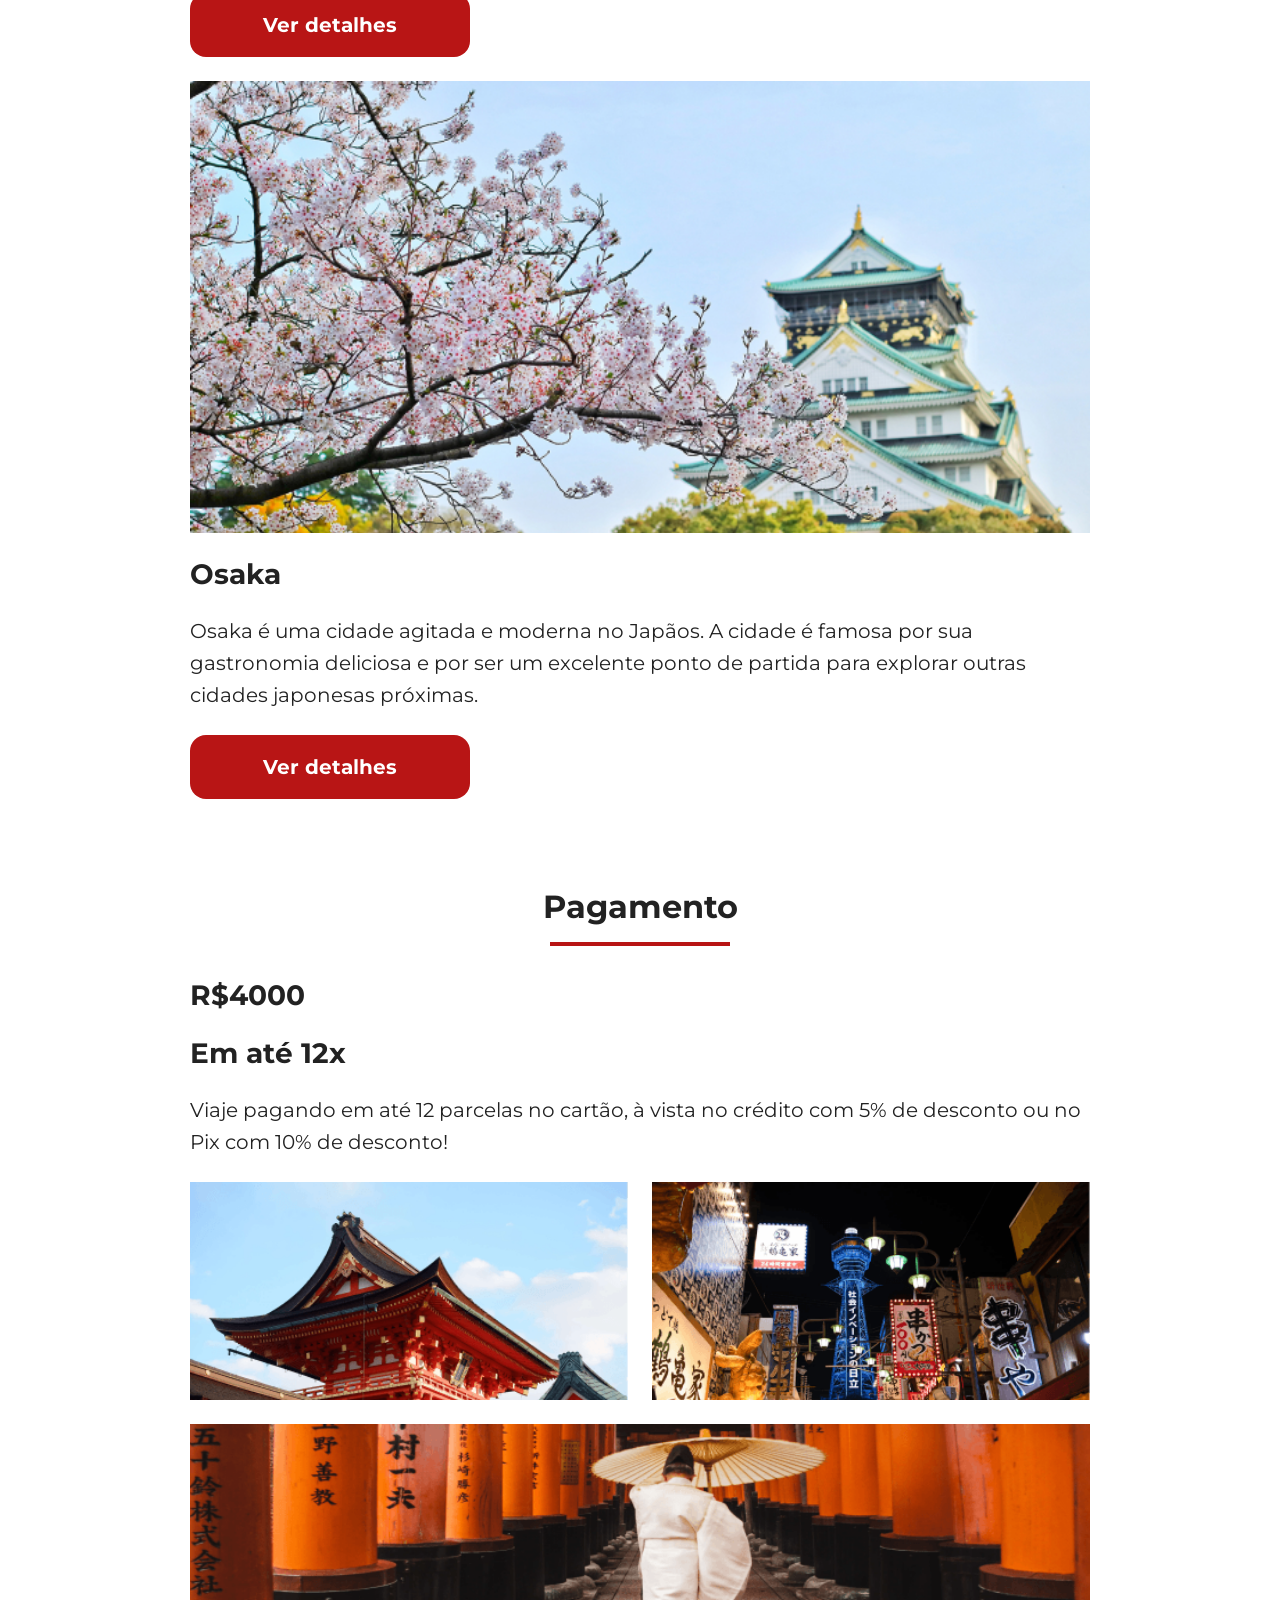
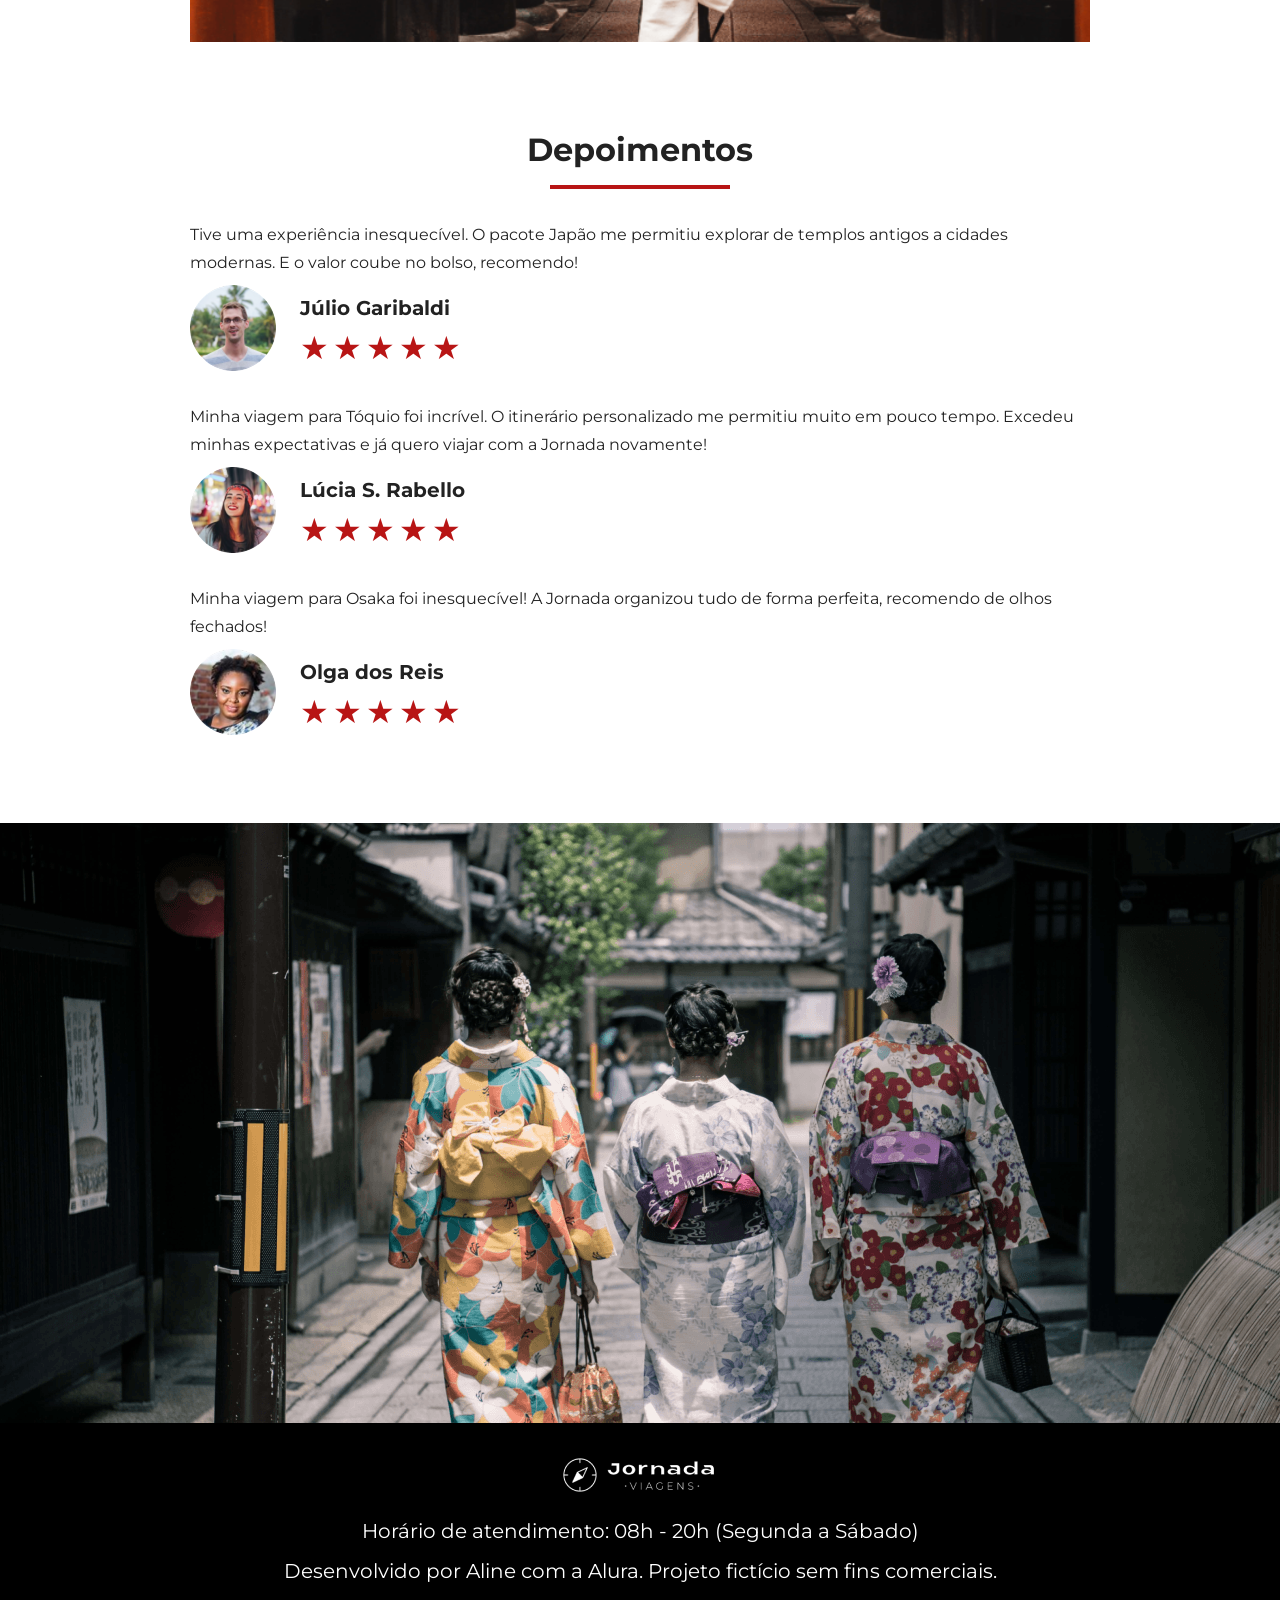
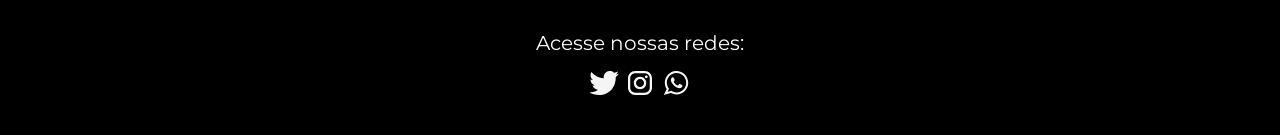
<file: pacotes-de-viagens.html>
<!DOCTYPE html>
<html lang="pt-br">

<head>
  <meta charset="UTF-8">
  <meta name="viewport" content="width=device-width, initial-scale=1.0">
  <meta name="description" content="Jornada Viagens, uma agência apaixonada por criar viagens inesquecíveis">

  <meta name="og:title" content="Jornada Viagens">
  <meta name="og:description" content="Jornada Viagens, uma agência apaixonada por criar viagens inesquecíveis">
  <meta name="og:image" content="https://alinunesf.github.io/jornada-viagens/img/logo-footer.png">
  <meta name="og:type" content="website">
  <meta name="og:url" content="https://alinunesf.github.io/jornada-viagens">

  <link rel="shortcut icon" href="favico.png" type="image/x-icon">
  <link rel="stylesheet" href="./css/style.css">
  <title>Jornada Viagens</title>
  </head>
  <body>
    <header class="main-header">
      <a class="logo" href="index.html" title="voltar para a página inicial">
        <img
          class="img-mobile"
          src="img/bussola-jornada-branca.png"
          alt="Bussola do logo Jornada Viagens na cor branca"
        />
        <img
          class="img-desktop"
          src="img/bussola-texto-jornada-branco.png"
          alt="Logo Jornada Viagens na cor branca"
        />
      </a>
      <div class="navigation-menu">
        <label for="menu">
          <img src="img/menu.png" alt="menu" />
        </label>
        <input type="checkbox" id="menu" hidden />
        <nav>
          <ul class="list-links">
            <li>
              <a href="blog.html" target="_blank" title="Acessar Blog">Blog</a>
            </li>
            <li>
              <a
                class="active"
                href="pacotes-de-viagens.html"
                target="_blank"
                title="Acessar Pacotes de viagem"
                >Pacotes de viagem</a
              >
            </li>
            <li>
              <a href="contato.html" target="_blank" title="Acessar Contato"
                >Contato</a
              >
            </li>
          </ul>
        </nav>
      </div>
    </header>
    <section class="travel-packages hero">
      <div class="hero-img">
        <div class="hero-content">
          <h1>Conheça o Japão!</h1>
          <hr />
          <p>
            A Jornada possui o pacote perfeito para seu estilo e orçamento!
            Conheça as belas paisagens e a cultura milenar deste belo país!
          </p>
        </div>
      </div>
    </section>

    <section class="travel-packages destinations">
      <div class="section-title">
        <h2>Destinos da Excursão</h2>
        <hr />
      </div>
      <div class="destination-items">
        <article class="item tokyo">
          <header>
            <div class="img-item"></div>
            <h3 class="content-title">Tokyo</h3>
          </header>
          <p class="content-text">
            Tóquio é uma cidade vibrante e cosmopolita, com seus templos
            históricos, museus de arte moderna e arranha-céus icônicos. Não
            perca a chance de mergulhar em sua atmosfera fascinante.
          </p>
          <footer>
            <a
              href="#"
              class="button"
              target="_blank"
              title="Veja mais detalhes do destino Tokyo"
              >Ver detalhes</a
            >
          </footer>
        </article>
        <article class="item osaka">
          <header>
            <div class="img-item"></div>
            <h3 class="content-title">Osaka</h3>
          </header>
          <p class="content-text">
            Osaka é uma cidade agitada e moderna no Japãos. A cidade é famosa
            por sua gastronomia deliciosa e por ser um excelente ponto de
            partida para explorar outras cidades japonesas próximas.
          </p>
          <footer>
            <a
              href="#"
              class="button"
              target="_blank"
              title="Veja mais detalhes do destino Osaka"
              >Ver detalhes</a
            >
          </footer>
        </article>
      </div>
    </section>
    <section class="travel-packages payments">
      <div class="section-title">
        <h2>Pagamento</h2>
        <hr />
      </div>
      <div class="content-container">
        <div class="text-content">
          <h3 class="content-title">R$4000</h3>
          <h3 class="content-title">Em até 12x</h3>

          <p class="content-text">
            Viaje pagando em até 12 parcelas no cartão, à vista no crédito com
            5% de desconto ou no Pix com 10% de desconto!
          </p>
        </div>
        <div class="image-gallery">
          <div class="image first"></div>
          <div class="image second"></div>
          <div class="image third colspan-2"></div>
        </div>
      </div>
    </section>
    <section class="testimonials">
      <div class="section-title">
        <h2>Depoimentos</h2>
        <hr />
      </div>
      <div class="testimonial-container">
        <article>
          <header>
            <p>
              Tive uma experiência inesquecível. O pacote Japão me permitiu
              explorar de templos antigos a cidades modernas. E o valor coube no
              bolso, recomendo!
            </p>
          </header>
          <footer>
            <img
              src="img/travel-packages/avatar-julio.png"
              alt="imagem de perfil do cliente Júlio Garibaldi"
            />
            <div class="profile-content">
              <h3>Júlio Garibaldi</h3>
              <div class="rating">
                <span class="star">★</span>
                <span class="star">★</span>
                <span class="star">★</span>
                <span class="star">★</span>
                <span class="star">★</span>
              </div>
            </div>
          </footer>
        </article>
        <article>
          <header>
            <p>
              Minha viagem para Tóquio foi incrível. O itinerário personalizado
              me permitiu muito em pouco tempo. Excedeu minhas expectativas e já
              quero viajar com a Jornada novamente!
            </p>
          </header>
          <footer>
            <img
              src="img/travel-packages/avatar-lucia.png"
              alt="imagem de perfil da cliente Lúcia S. Rabello"
            />
            <div class="profile-content">
              <h3>Lúcia S. Rabello</h3>
              <div class="rating">
                <span class="star">★</span>
                <span class="star">★</span>
                <span class="star">★</span>
                <span class="star">★</span>
                <span class="star">★</span>
              </div>
            </div>
          </footer>
        </article>
        <article>
          <header>
            <p>
              Minha viagem para Osaka foi inesquecível! A Jornada organizou tudo
              de forma perfeita, recomendo de olhos fechados!
            </p>
          </header>
          <footer>
            <img
              src="img/travel-packages/avatar-olga.png"
              alt="imagem de perfil da cliente Olga dos Reis"
            />
            <div class="profile-content">
              <h3>Olga dos Reis</h3>
              <div class="rating">
                <span class="star">★</span>
                <span class="star">★</span>
                <span class="star">★</span>
                <span class="star">★</span>
                <span class="star">★</span>
              </div>
            </div>
          </footer>
        </article>
      </div>
    </section>
    <section class="travel-packages bottom-hero">
      <div class="hero-img"></div>
    </section>
    <footer class="main-footer">
      <div class="footer-content">
        <img src="img/logo-footer.png" alt="logo completo Jornada Viagens" />
        <p>Horário de atendimento: 08h - 20h (Segunda a Sábado)</p>
        <p>Desenvolvido por Aline com a Alura. Projeto fictício sem fins comerciais.</p>
      </div>
      <div class="footer-social">
        <p>Acesse nossas redes:</p>

        <a href="#" target="_blank" title="Acesse o Twitter do Jornada Viagens"
          ><img
            src="img/icone-twitter.svg"
            alt="icone do Twitter na cor branca"
        /></a>

        <a
          href="#"
          target="_blank"
          title="Acesse o Instagram do Jornada Viagens"
          ><img
            src="img/icone-instagram.svg"
            alt="icone do Instagram na cor branca"
        /></a>

        <a href="#" target="_blank" title="Entre em contato através do whatsapp"
          ><img
            src="img/icone-whatsapp.svg"
            alt="icone do whatsapp na cor branca"
        /></a>
      </div>
    </footer>
  </body>
</html>
</file>
<file: css/style.css>
@import url(global.css);
@import url(header.css);
@import url(hero.css);
@import url(offers.css);
@import url(categories.css);
@import url(destinations.css);
@import url(payments.css);
@import url(testimonials.css);
@import url(footer.css);
@import url(blog.css);
</file>
